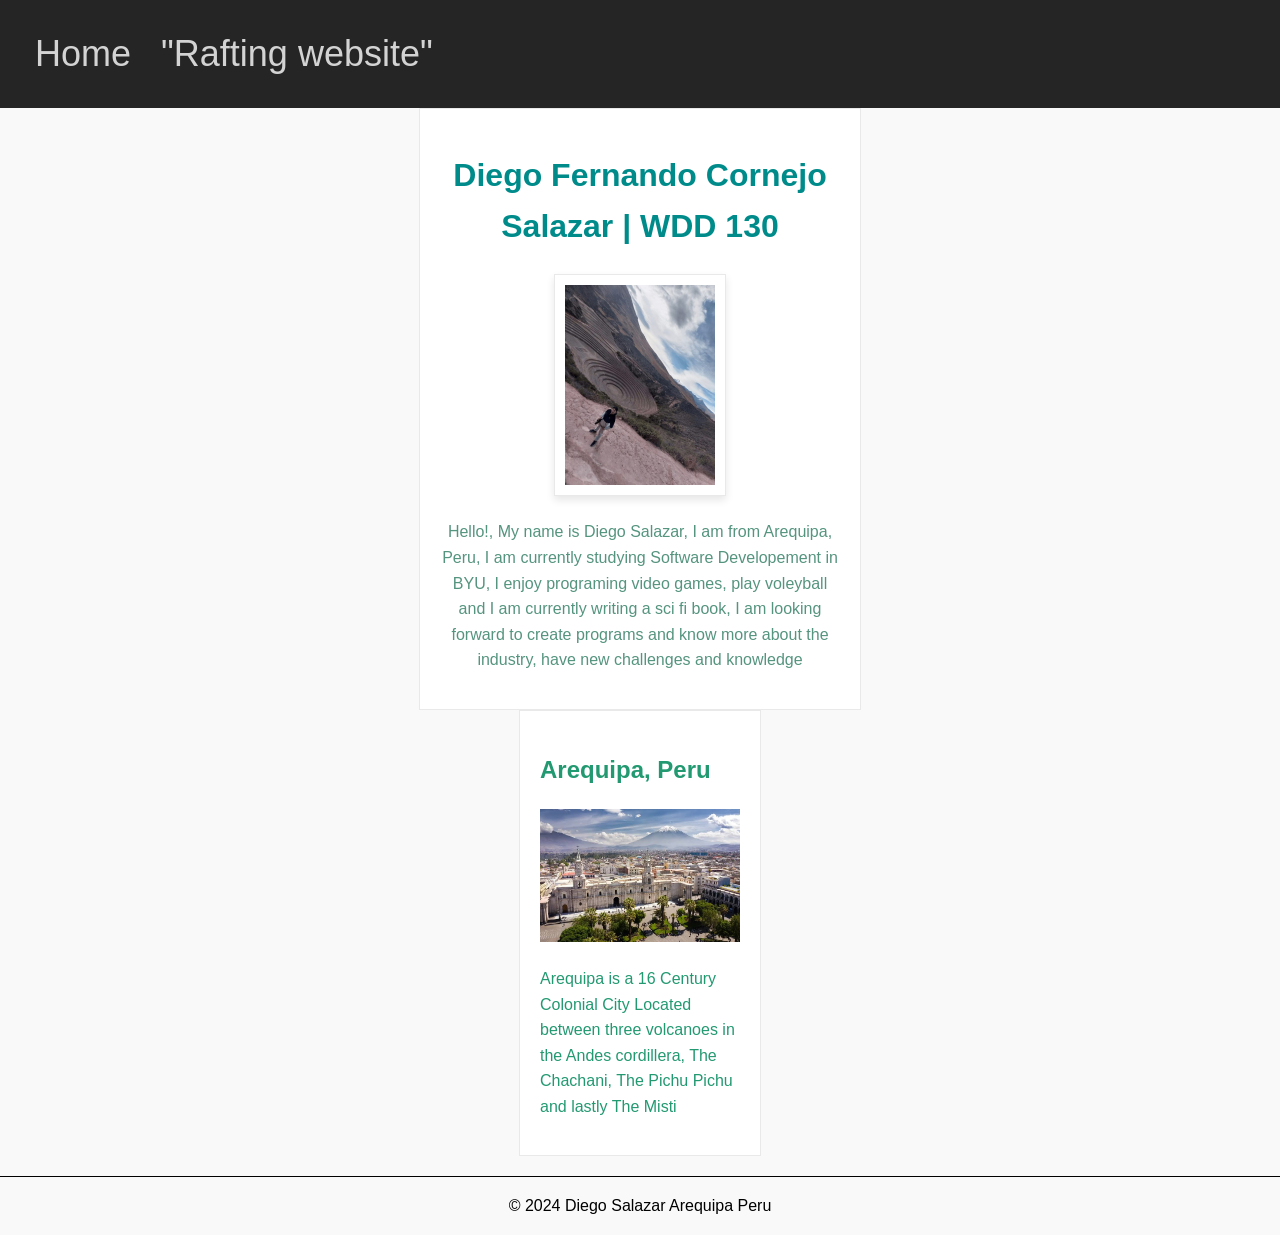
<file: index.html>
<!DOCTYPE html>
<html lang="en">
<head>
    <meta charset="UTF-8">
    <meta name="viewport" content="width=device-width, initial-scale=1.0">
    <title>| WDD 130 Diego Salazar</title>
    <meta name="description" content="Diego Salazar WDD 130 Main page for the course of Web Design and Development, this page contains information about me and my hometown">
    <meta name="author" content="Diego Salazar">
    <link rel="stylesheet" href="styles/styles.css">
</head>
<body>
<header>
    <nav>
        <a href="#">Home</a>
        <a href="wwr/about.html">"Rafting website"</a>
    </nav>
    </header>
    <main>
        <h1>Diego Fernando Cornejo Salazar | WDD 130</h1>
        <img src="images/profile.jpg" alt="Hy, my name is Diego Fernando Cornejo Salazar" width="200">
        <p>Hello!, My name is Diego Salazar, I am from Arequipa, Peru, I am currently studying Software Developement in BYU, I enjoy programing video games, play voleyball and I am currently writing a sci fi book, I am looking forward to create programs and know more about the industry, have new challenges and knowledge</p>
    </main>
    <aside>
     <h2>Arequipa, Peru</h2>
     <img src="images/arequipa.jpg" alt="Arequipa, Peru">
     <p>Arequipa is a 16 Century Colonial City Located between three volcanoes in the Andes cordillera, The Chachani, The Pichu Pichu and lastly The Misti</p>
    </aside>
    <footer>
        <p>&copy; 2024 Diego Salazar Arequipa Peru</p>
    </footer>
</body>
</html>
</file>
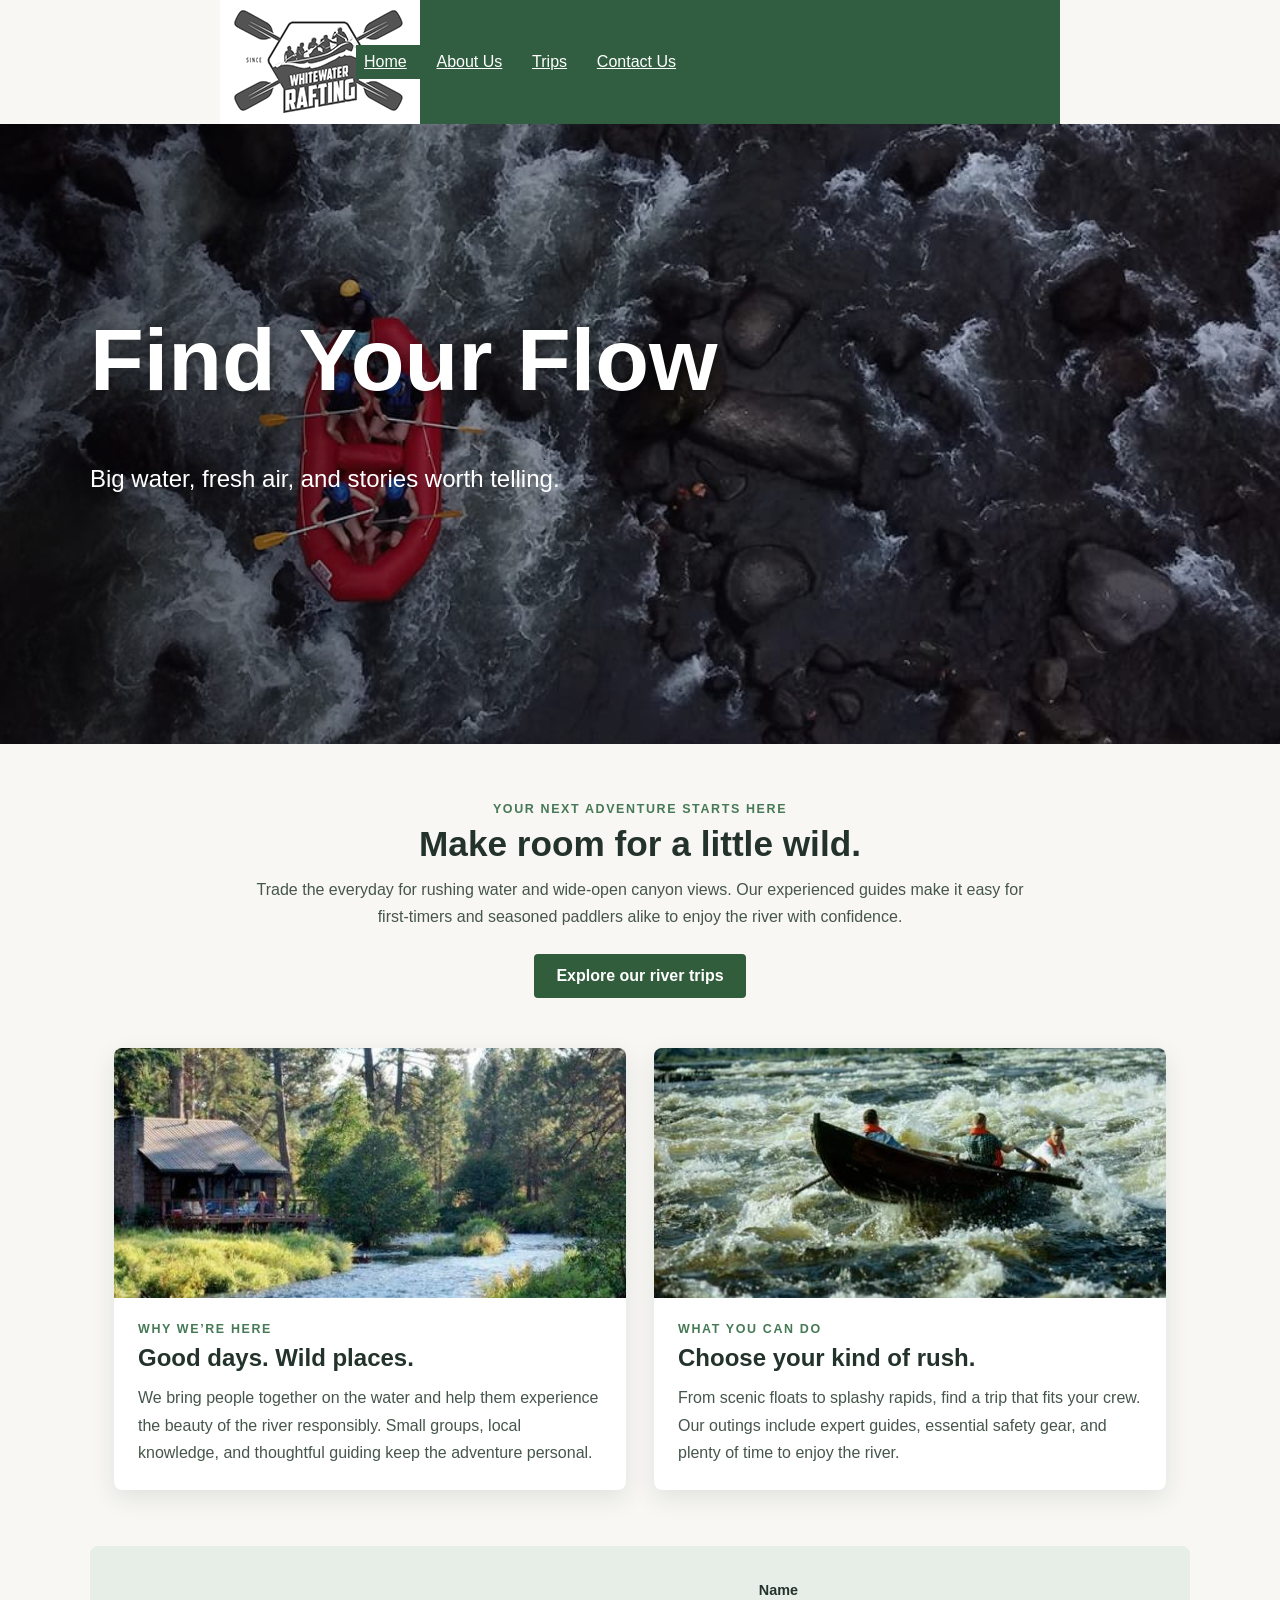
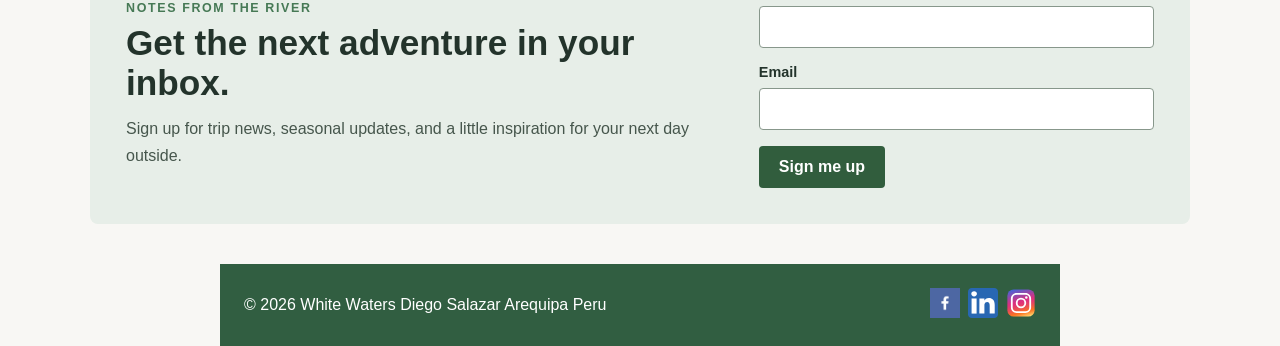
<file: wwr/index.html>
<!DOCTYPE html>
<html lang="en">
<head>
    <meta charset="UTF-8">
    <meta name="viewport" content="width=device-width, initial-scale=1.0">
    <meta name="description" content="Discover White Waters rafting trips, riverside stays, and unforgettable adventures on the water.">
    <meta name="author" content="Diego Salazar">
    <link rel="stylesheet" href="styles/rafting.css">
    <title>Main Site of White Waters Rafting</title>
</head>
<body class="home-page">
    <header>
        <img src="images/logo.png" alt="Rafting Logo" width="200">
        <nav>
            <a href="index.html">Home</a>
            <a href="about.html">About Us</a>
            <a href="trips.html">Trips</a>
            <a href="contact.html">Contact Us</a>
        </nav>
    </header>
    <main>
        <section class="home-hero" aria-labelledby="home-title">
            <img src="images/hero.jpg" alt="Rafting crew navigating a lively river">
            <h1 id="home-title">Find Your Flow</h1>
            <p class="hero-tagline">Big water, fresh air, and stories worth telling.</p>
        </section>

        <section class="home-welcome">
            <p class="eyebrow">Your next adventure starts here</p>
            <h2>Make room for a little wild.</h2>
            <p>Trade the everyday for rushing water and wide-open canyon views. Our experienced guides make it easy for first-timers and seasoned paddlers alike to enjoy the river with confidence.</p>
            <a class="trip-cta" href="trips.html">Explore our river trips</a>
        </section>

        <section class="home-highlights" aria-label="About White Waters">
            <article class="home-card">
                <img src="images/woods.jpg" alt="A raft floating through a green forest river">
                <div class="home-card-copy">
                    <p class="eyebrow">Why we’re here</p>
                    <h2>Good days. Wild places.</h2>
                    <p>We bring people together on the water and help them experience the beauty of the river responsibly. Small groups, local knowledge, and thoughtful guiding keep the adventure personal.</p>
                </div>
            </article>
            <article class="home-card">
                <img src="images/rapids.jpg" alt="Rafters paddling through foaming whitewater">
                <div class="home-card-copy">
                    <p class="eyebrow">What you can do</p>
                    <h2>Choose your kind of rush.</h2>
                    <p>From scenic floats to splashy rapids, find a trip that fits your crew. Our outings include expert guides, essential safety gear, and plenty of time to enjoy the river.</p>
                </div>
            </article>
        </section>

        <section class="newsletter" aria-labelledby="newsletter-title">
            <div>
                <p class="eyebrow">Notes from the river</p>
                <h2 id="newsletter-title">Get the next adventure in your inbox.</h2>
                <p>Sign up for trip news, seasonal updates, and a little inspiration for your next day outside.</p>
            </div>
            <form class="newsletter-form" action="#" method="get">
                <label for="newsletter-name">Name</label>
                <input type="text" id="newsletter-name" name="name" autocomplete="name" required>
                <label for="newsletter-email">Email</label>
                <input type="email" id="newsletter-email" name="email" autocomplete="email" required>
                <button type="submit">Sign me up</button>
            </form>
        </section>
    </main>
    <footer>
        <p>&copy; 2026 White Waters Diego Salazar Arequipa Peru</p>
        <nav class="socialmedia">
            <a href="https://facebook.com">
                <img src="images/facebook.png" alt="Facebook Logo" width="30">
            </a>
            <a href="https://linkedin.com">
                <img src="images/linkedin.svg" alt="Linkedin Logo" width="30">
            </a>
            <a href="https://instagram.com">
                <img src="images/instagram.svg" alt="Instagram Logo" width="30">
            </a>
        </nav>
    </footer>
</body>
</html>
</file>
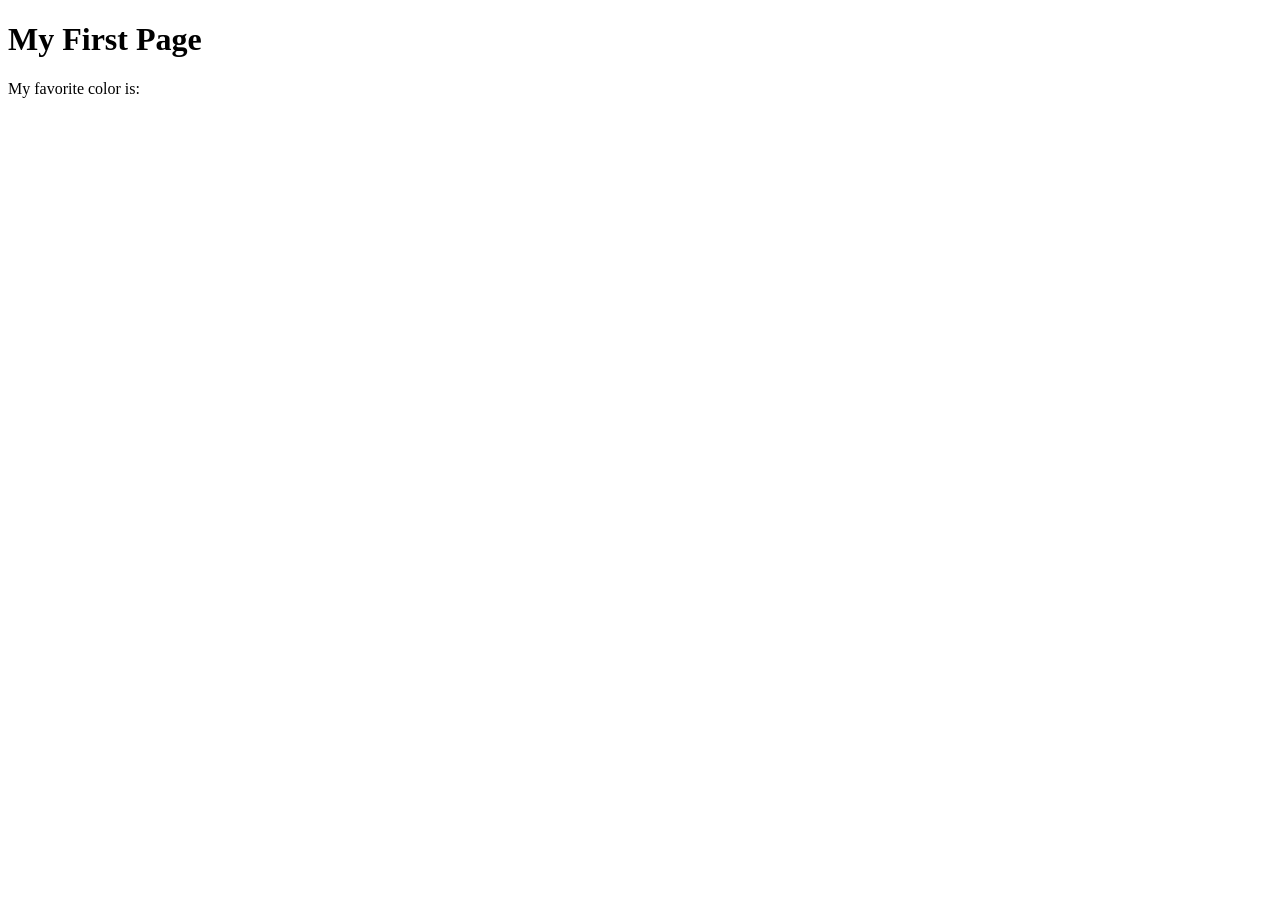
<file: week01/first-page.html>
<!DOCTYPE html>
<html lang="en">

<head>
    <meta charset="UTF-8">
    <meta name="viewport" content="width=device-width, initial-scale=1.0">
    <title>My First Page</title>
</head>

<body>
    <h1>My First Page</h1>
    <p>My favorite color is: </p>
</body>

</html>
</file>
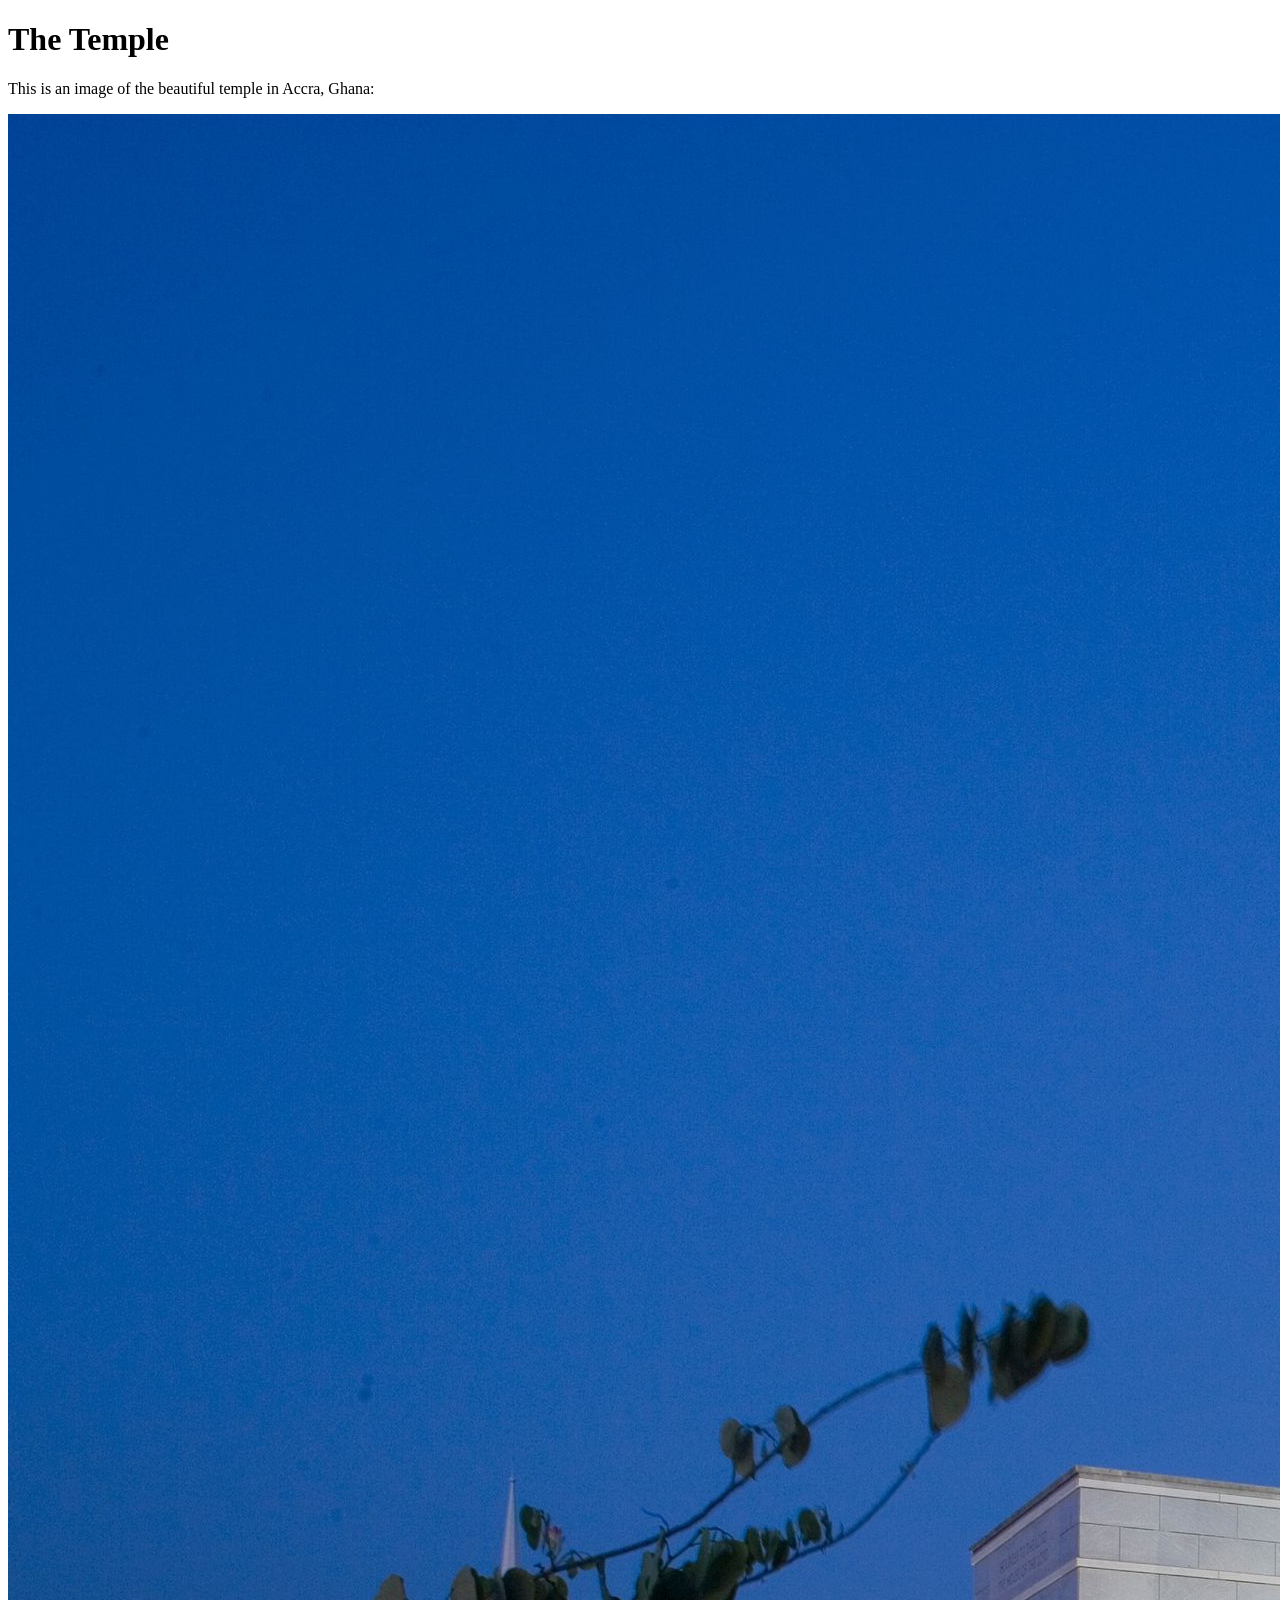
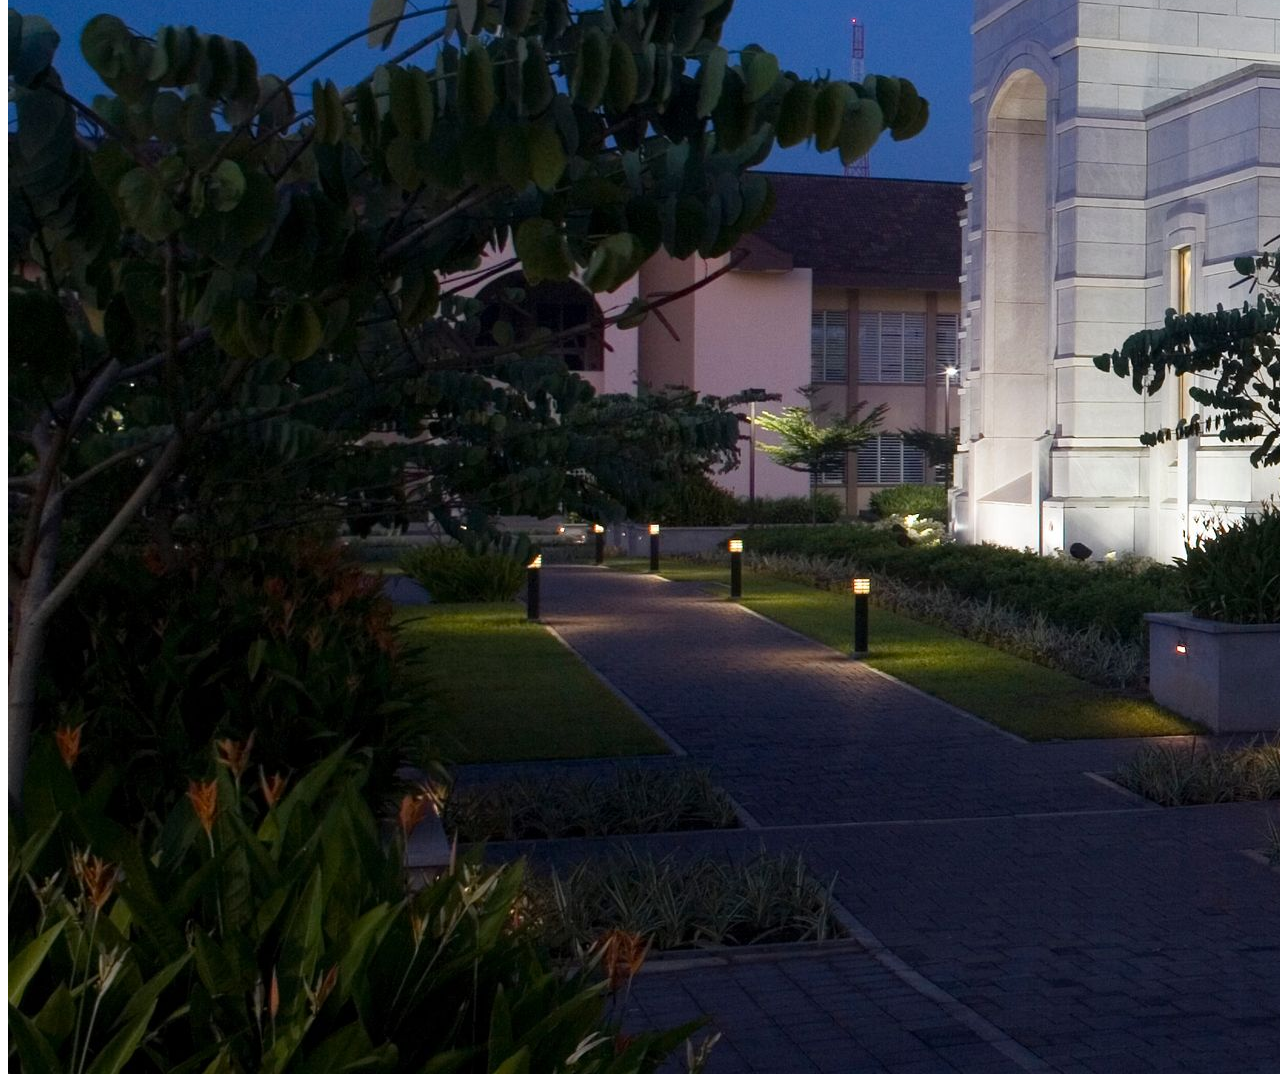
<file: week01/images.html>
<!DOCTYPE html>
<html lang="en">

<head>
    <meta charset="UTF-8">
    <meta name="viewport" content="width=device-width, initial-scale=1.0">
    <title>Temple Image</title>
</head>

<body>
    <h1>The Temple</h1>
    <p>This is an image of the beautiful temple in Accra, Ghana:</p>
    <img src="images/temple-large.jpeg" alt="The Accra Ghana Temple">

</body>

</html>
</file>
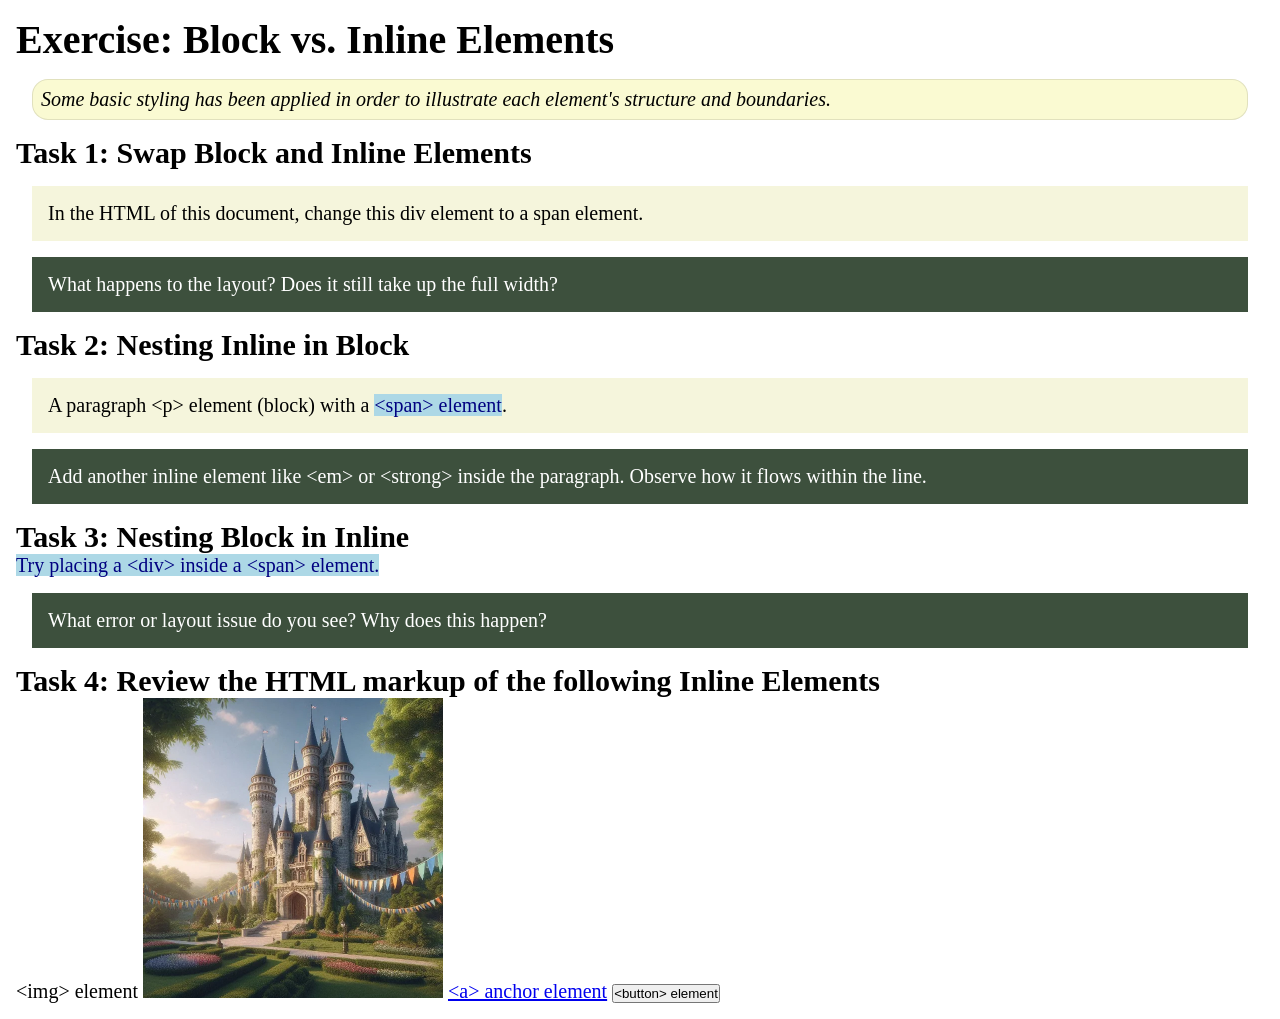
<file: week02/block-vs-inline.html>
<!DOCTYPE html>
<html lang="en">

<head>
    <meta charset="UTF-8">
    <meta name="viewport" content="width=device-width, initial-scale=1.0">
    <title>Exercise: Block vs. Inline Elements</title>
    <link rel="stylesheet" href="styles/block-vs-inline.css">
</head>

<body>
    <main>
        <h1>Exercise: Block vs. Inline Elements</h1>
        <p class="note">Some basic styling has been applied in order to illustrate each element's structure and boundaries.</p>

        <h2>Task 1: Swap Block and Inline Elements</h2>
        <div>In the HTML of this document, change this div element to a span element.</div>

        <p class="question">What happens to the layout? Does it still take up the full width?</p>

        <h2>Task 2: Nesting Inline in Block</h2>
        <p>A paragraph &lt;p&gt; element (block) with a <span>&lt;span&gt; element</span>.</p>
        <p class="question">Add another inline element like &lt;em&gt; or &lt;strong&gt; inside the paragraph. Observe how it flows within the line.</p>

        <h2>Task 3: Nesting Block in Inline</h2>
        <span>Try placing a &lt;div&gt; inside a &lt;span&gt; element.</span>
        <p class="question">What error or layout issue do you see? Why does this happen?</p>

        <h2>Task 4: Review the HTML markup of the following Inline Elements</h2>
        &lt;img&gt; element
        <img src="images/castle.webp" alt="placeholder image (images are inline)" width="300" height="300">
        <a href="https://churchofjesuschrist.org">&lt;a&gt; anchor element</a>
        <button type="button">&lt;button&gt; element</button>
    </main>
</body>

</html>
</file>
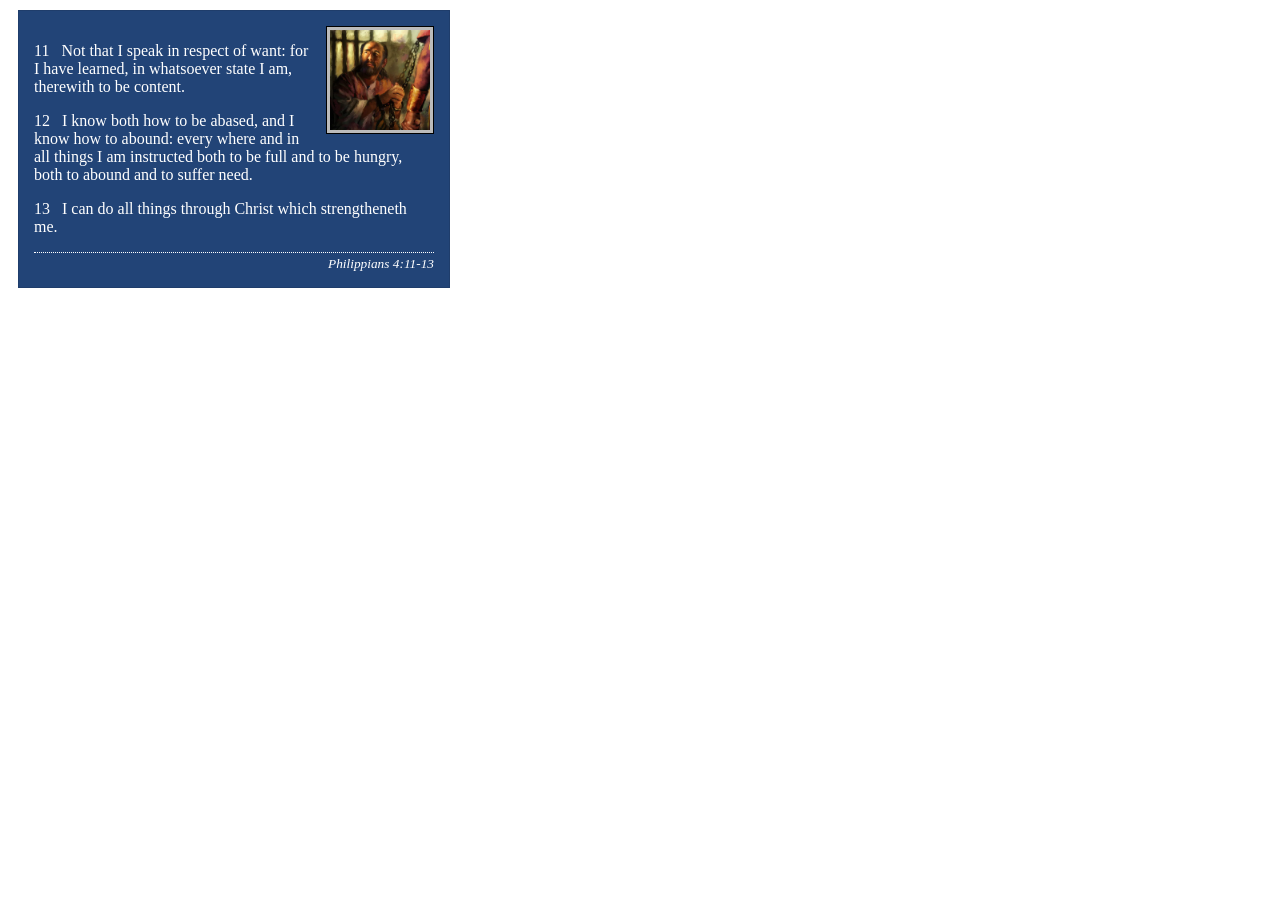
<file: week02/box-model-solution.html>
<!DOCTYPE html>
<html lang="en">

<head>
    <meta charset="UTF-8">
    <meta name="viewport" content="width=device-width, initial-scale=1.0">
    <title>Box Model Activity</title>
    <link rel="stylesheet" href="styles/box-model-solution.css">
</head>

<body>
    <main>
        <div class="callout">
            <img src="images/apostle-paul-imprisoned.webp" alt="Paul the Apostle - Imprisoned in Rome" width="200" height="200">
            <blockquote>
                <p>11 &nbsp; Not that I speak in respect of want: for I have learned, in whatsoever state I am, therewith to be content.</p>
                <p>12 &nbsp; I know both how to be abased, and I know how to abound: every where and in all things I am instructed both to be full and to be hungry, both to abound and to suffer need.</p>
                <p>13 &nbsp; I can do all things through Christ which strengtheneth me.</p>
            </blockquote>
            <cite>Philippians 4:11-13</cite>
        </div>
    </main>
</body>

</html>
</file>
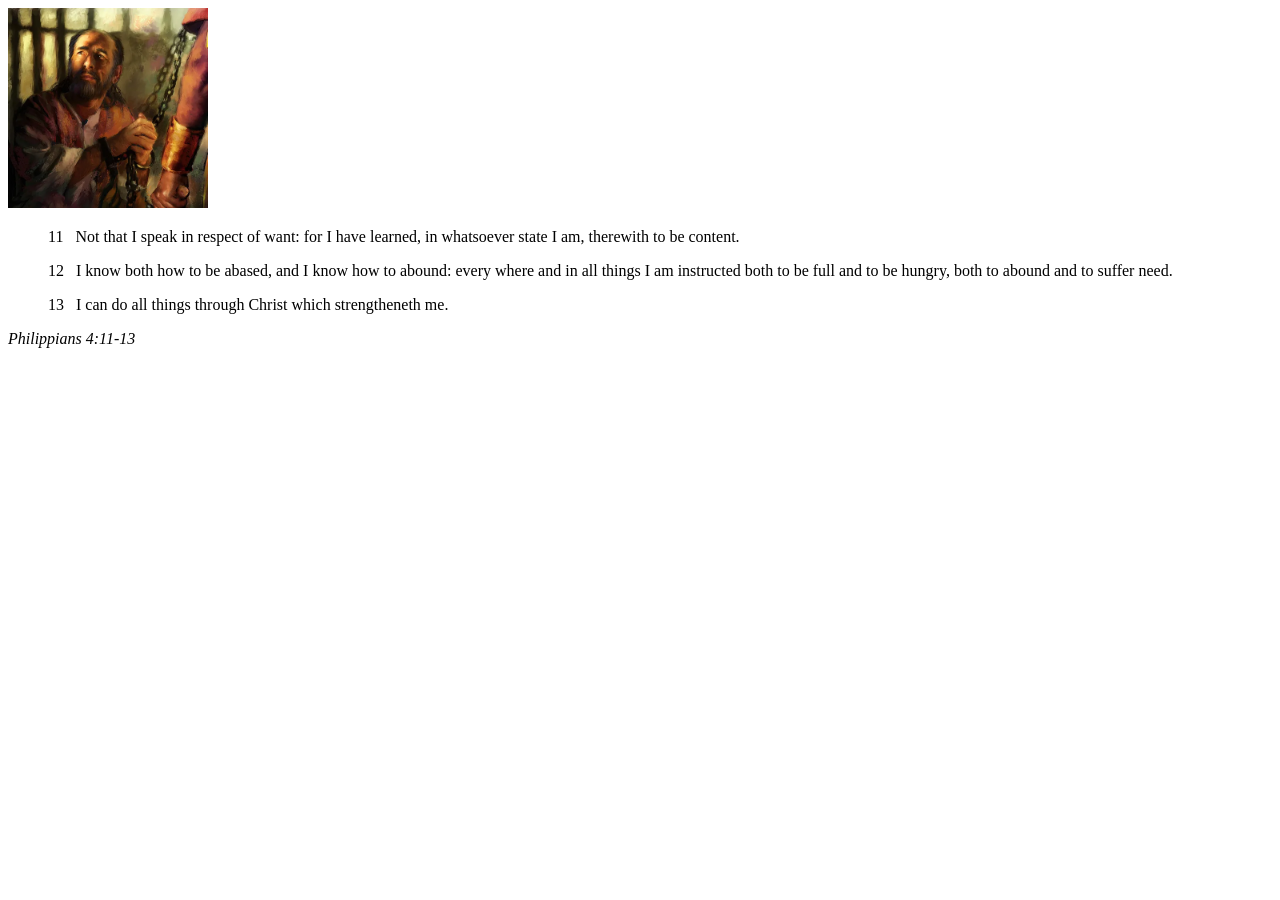
<file: week02/box-model.html>
<!DOCTYPE html>
<html lang="en">

<head>
    <meta charset="UTF-8">
    <meta name="viewport" content="width=device-width, initial-scale=1.0">
    <title>Box Model Activity</title>
</head>

<body>
    <main>
        <div class="callout">
            <img src="images/apostle-paul-imprisoned.webp" alt="Paul the Apostle - Imprisoned in Rome" width="200" height="200">
            <blockquote>
                <p>11 &nbsp; Not that I speak in respect of want: for I have learned, in whatsoever state I am, therewith to be content.</p>
                <p>12 &nbsp; I know both how to be abased, and I know how to abound: every where and in all things I am instructed both to be full and to be hungry, both to abound and to suffer need.</p>
                <p>13 &nbsp; I can do all things through Christ which strengtheneth me.</p>
            </blockquote>
            <cite>Philippians 4:11-13</cite>
        </div>
    </main>
</body>

</html>
</file>
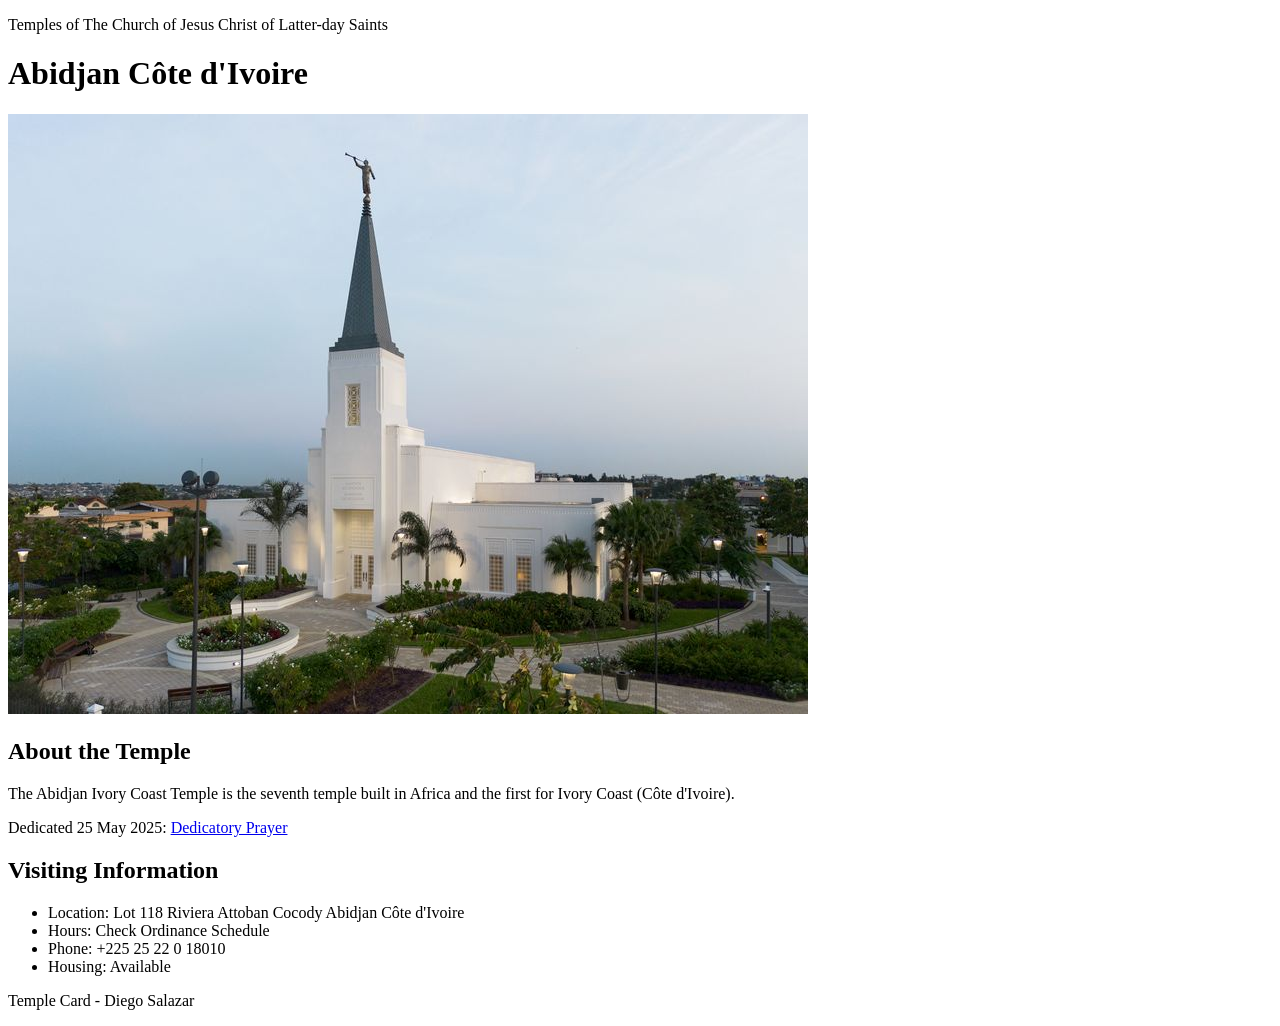
<file: week02/temple.html>
<!DOCTYPE html>
<html lang="en">

<head>
    <meta charset="UTF-8">
    <meta name="viewport" content="width=device-width, initial-scale=1.0">
    <title>Temple Card - Abidjan Côte d'Ivoire</title>
</head>

<body>
    <header>
        <p>Temples of The Church of Jesus Christ of Latter-day Saints</p>
    </header>
    <main>
        <h1>Abidjan Côte d'Ivoire</h1>
        <picture>
            <img src="images/abidjan-ivory-coast.jpeg" alt="Abidjan Côte d'Ivoire Temple">
        </picture>
        <section>
            <h2>About the Temple</h2>
            <p>The Abidjan Ivory Coast Temple is the seventh temple built in Africa and the first for Ivory Coast (Côte d'Ivoire).</p>
            <p>Dedicated 25 May 2025: <a href="https://www.churchofjesuschrist.org/temples/dedicatory-prayer/abidjan-ivory-coast-temple/2025-05-25?lang=eng" target="_blank" rel="noopener noreferrer">Dedicatory Prayer</a></p>
        </section>
        <section>
            <h2>Visiting Information</h2>
            <ul>
                <li>Location: Lot 118 Riviera Attoban Cocody Abidjan Côte d'Ivoire</li>
                <li>Hours: Check Ordinance Schedule</li>
                <li>Phone: +225 25 22 0 18010</li>
                <li>Housing: Available</li>
            </ul>
        </section>
    </main>
    <footer>
        <p>Temple Card - Diego Salazar</p>
    </footer>
</body>

</html>
</file>
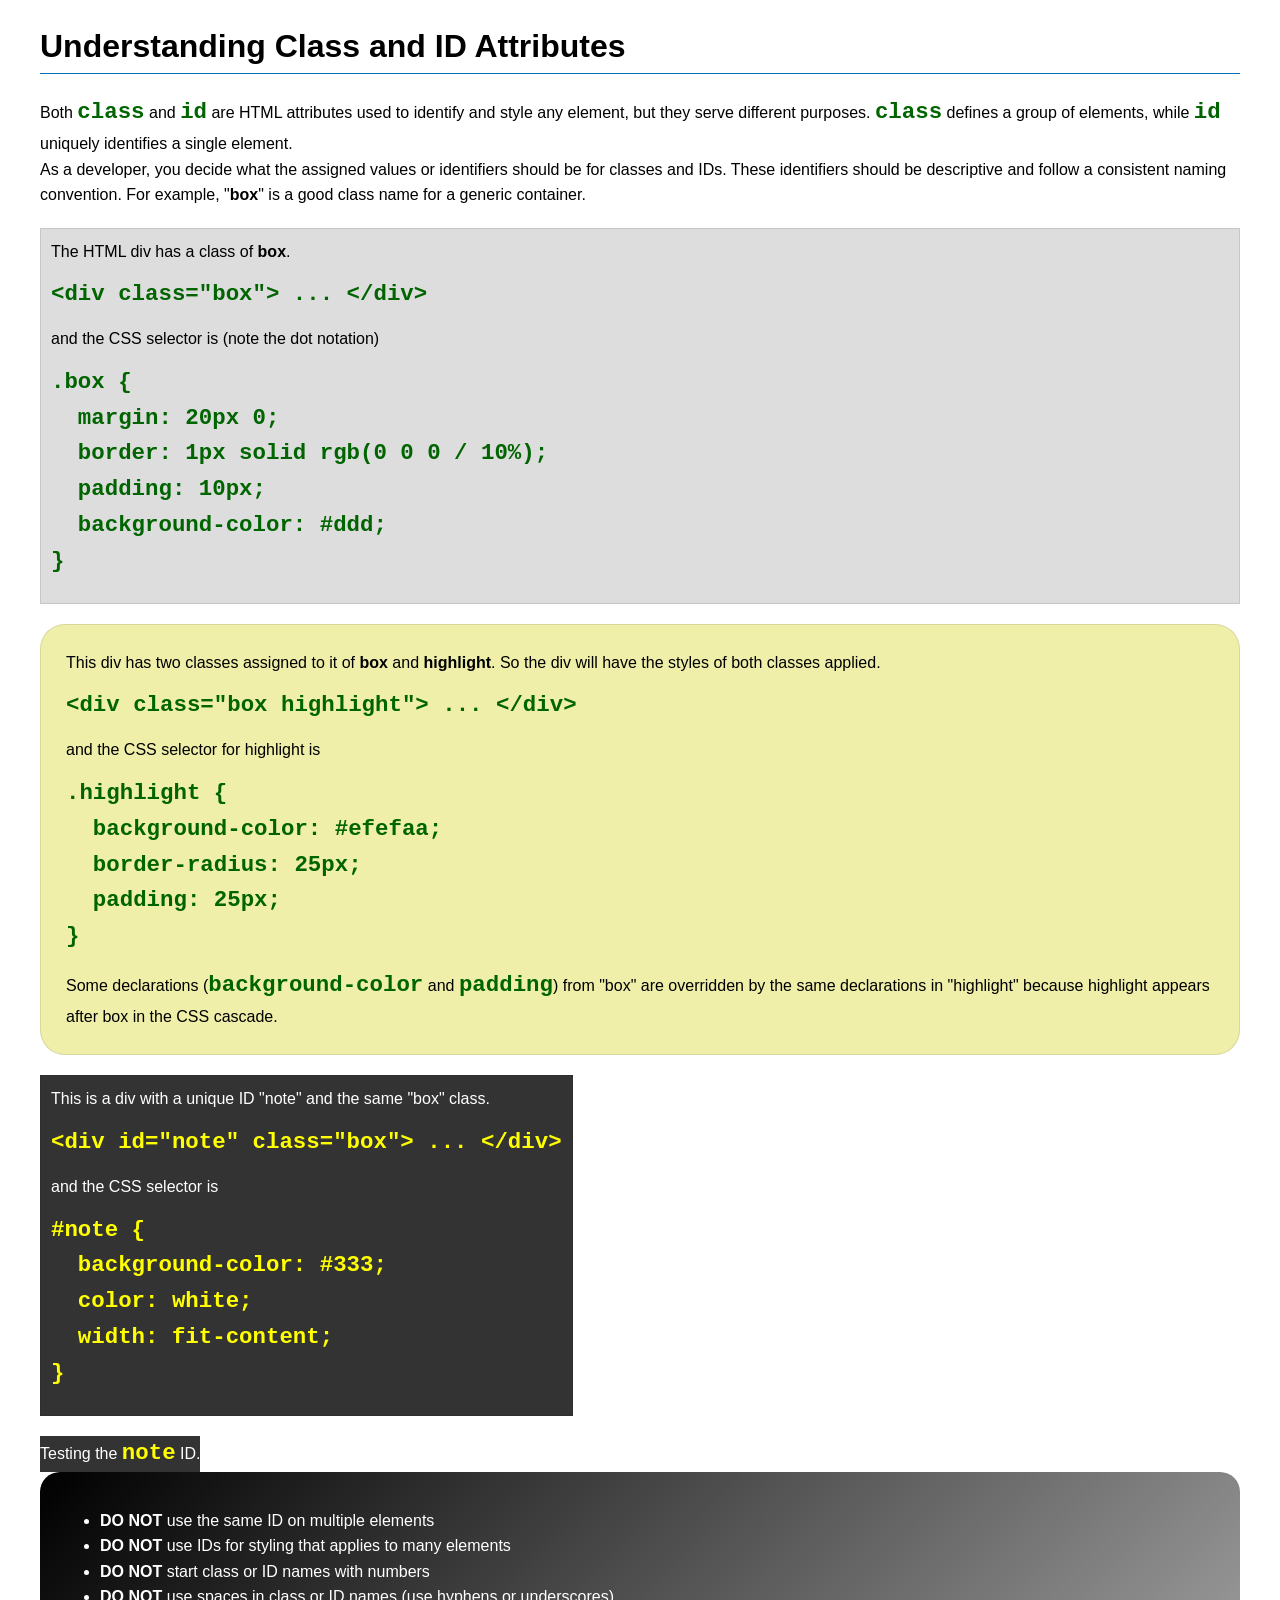
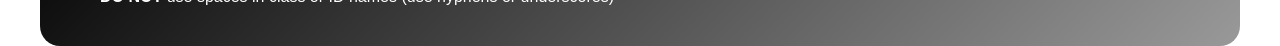
<file: week03/class-and-id.html>
<!DOCTYPE html>
<html lang="en">

<head>
    <meta charset="UTF-8">
    <meta name="viewport" content="width=device-width, initial-scale=1.0">
    <title>Class vs ID Attributes</title>
    <link rel="stylesheet" href="styles/class-and-id.css">
</head>

<body>
    <h1>Understanding Class and ID Attributes</h1>
    <p>Both <code>class</code> and <code>id</code> are HTML attributes used to identify and style any element, but they serve different purposes. <code>class</code> defines a group of elements, while <code>id</code> uniquely identifies a single element.</p>
    <p>As a developer, you decide what the assigned values or identifiers should be for classes and IDs. These identifiers should be descriptive and follow a consistent naming convention. For example, "<strong>box</strong>" is a good class name for a generic container.</p>
    <div class="box">
        <p>The HTML div has a class of <strong>box</strong>.</p>
        <pre><code class="html">&lt;div class="box"&gt; ... &lt;/div&gt;</code></pre>
        and the CSS selector is (note the dot notation)
        <pre><code class="css">.box {
  margin: 20px 0;
  border: 1px solid rgb(0 0 0 / 10%);
  padding: 10px;
  background-color: #ddd; 
}</code></pre>
    </div>

    <div class="box highlight">
        <p>This div has two classes assigned to it of <strong>box</strong> and <strong>highlight</strong>. So the div will have the styles of both classes applied.</p>
        <pre><code class="html">&lt;div class="box highlight"&gt; ... &lt;/div&gt;</code></pre>
        and the CSS selector for highlight is
        <pre><code class="css">.highlight {
  background-color: #efefaa;
  border-radius: 25px;
  padding: 25px;
}</code></pre>
        <p>Some declarations (<code>background-color</code> and <code>padding</code>) from "box" are overridden by the same declarations in "highlight" because highlight appears after box in the CSS cascade.</p>
    </div>

    <div id="note" class="box">
        <p>This is a div with a unique ID "note" and the same "box" class.</p>
        <pre><code class="html">&lt;div id="note" class="box"&gt; ... &lt;/div&gt;</code></pre>
        and the CSS selector is
        <pre><code class="css">#note {
  background-color: #333;
  color: white;
  width: fit-content;
}</code></pre>
    </div>

    <div id="note">
        <p>Testing the <code>note</code> ID.</p>
    </div>

    <section id="best-practice">
        <ul>
            <li><strong>DO NOT</strong> use the same ID on multiple elements</li>
            <li><strong>DO NOT</strong> use IDs for styling that applies to many elements</li>
            <li><strong>DO NOT</strong> start class or ID names with numbers</li>
            <li><strong>DO NOT</strong> use spaces in class or ID names (use hyphens or underscores)</li>
        </ul>
    </section>

</body>

</html>
</file>
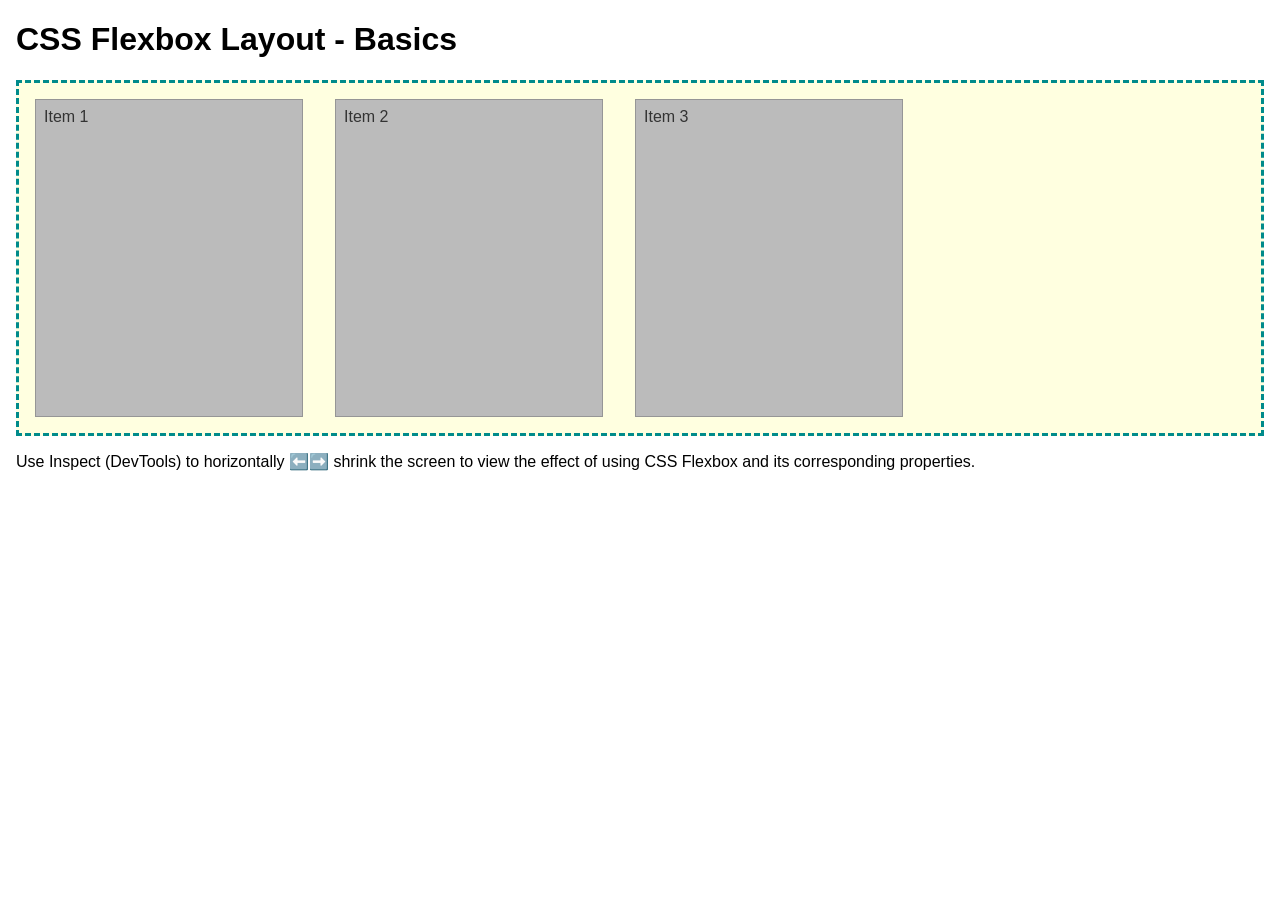
<file: week04/flexbox-layout.html>
<!DOCTYPE html>
<html lang="en">

<head>
    <meta charset="UTF-8">
    <meta name="viewport" content="width=device-width, initial-scale=1.0">
    <title>CSS Flexbox Layout - Basics</title>
    <link rel="stylesheet" href="styles/flexbox.css">
</head>

<body>
    <main>
        <h1>CSS Flexbox Layout - Basics</h1>
        <div class="flex-container">
            <div class="flex-item item1">Item 1</div>
            <div class="flex-item item2">Item 2</div>
            <div class="flex-item item3">Item 3</div>
        </div>
        <p>Use Inspect (DevTools) to horizontally ⬅️➡️ shrink the screen to view the effect of using CSS Flexbox and its corresponding properties.</p>
    </main>
</body>

</html>
</file>
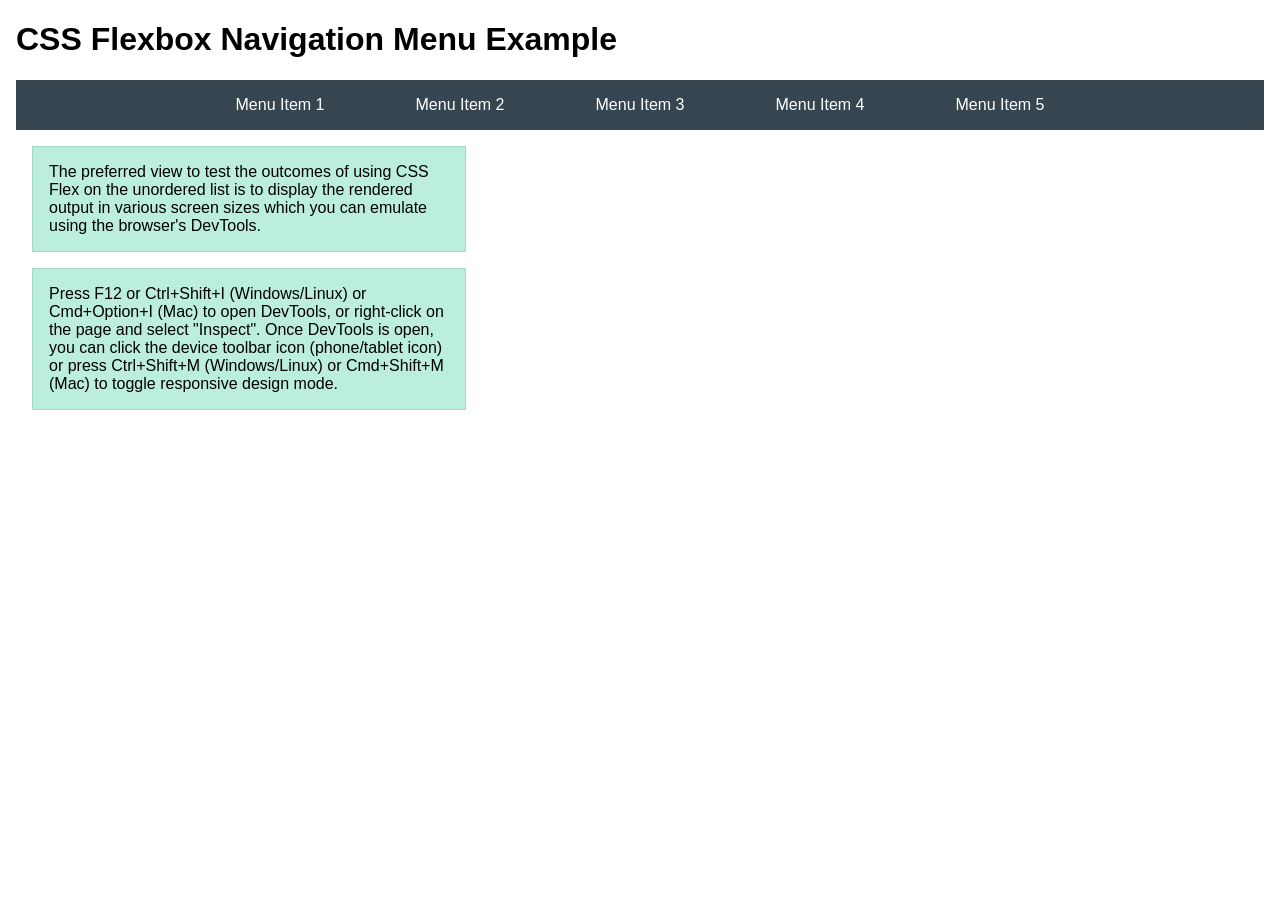
<file: week04/flexbox-menu.html>
<!DOCTYPE html>
<html lang="en">

<head>
    <meta charset="UTF-8">
    <meta name="viewport" content="width=device-width, initial-scale=1.0">
    <title>CSS Flexbox - Navigation Menu</title>
    <link rel="stylesheet" href="styles/flexbox-menu.css">
</head>

<body>
    <main>
        <h1>CSS Flexbox Navigation Menu Example</h1>
        <nav>
            <ul>
                <li><a href="#">Menu Item 1</a></li>
                <li><a href="#">Menu Item 2</a></li>
                <li><a href="#">Menu Item 3</a></li>
                <li><a href="#">Menu Item 4</a></li>
                <li><a href="#">Menu Item 5</a></li>
            </ul>
        </nav>
        <p>The preferred view to test the outcomes of using CSS Flex on the unordered list is to display the rendered output in various screen sizes which you can emulate using the browser's DevTools.</p>

        <p>Press F12 or Ctrl+Shift+I (Windows/Linux) or Cmd+Option+I (Mac) to open DevTools, or right-click on the page and select "Inspect". Once DevTools is open, you can click the device toolbar icon (phone/tablet icon) or press Ctrl+Shift+M (Windows/Linux) or Cmd+Shift+M (Mac) to toggle responsive design mode.</p>
    </main>
</body>

</html>
</file>
<file: styles/styles.css>
body {
    font-family: Arial, sans-serif;
    line-height: 1.6;
    background-color: #f9f9f9;
    margin: 0;
    padding: 0;
}
nav{
    background-color: #252525;
    color:  lightgray;
    padding: 10px;
    text-align: center;
    font-size: 1.5em;
    display: flex;
}
nav a{
    color: lightgray;
    text-decoration: none;
    margin: 0 10px;
    padding: 5px;
    display: block;
}
h1{
    color: darkcyan;
}
header{
    background-color: #252525;
    color:  lightgray;
    padding: 10px;
    text-align: center;
    font-size: 1.5em;
}
main img{
    max-width: 150px;
    height: auto;
    border: 1px solid #cccccc70;
    padding: 10px;
    box-shadow: 0 4px 8px rgba(0, 0, 0, 0.1);}
p{padding: 0;}
aside{
    width: 200px;
    margin: 0 auto;
    border: 1px solid #cccccc70;
    padding: 20px;
    background-color: #fff;
    color:rgb(35, 153, 114);
}
aside img{
    max-width: 200px;
    height: auto;
}
main {
    max-width: 800px;
    width: 400px;
    margin: 0 auto;
    border: 1px solid #cccccc70;
    padding: 20px;
    background-color: #fff;
    color:rgb(85, 148, 127);
    text-align: center;}
footer {
margin-top: 20px;
border-top: 1px solid #000;
text-align:center;
}
</file>
<file: wwr/styles/rafting.css>
:root{
--primary-color: hsl(142, 32%, 28%);
--secondary-color: #f8f7f4;
--accent1-color: #467955;
--accent2-color: #ffffff;
--heading-font: 'Arial', sans-serif;
--body-font: 'Verdana', sans-serif;
body{
 font-family: var(--body-font);
 color: var(--accent1-color);}
}
nav{
    display: flex;
    justify-content: space-between;
    align-items: center;
    background-color: var(--primary-color);
    color: var(--accent2-color);
    padding: 8px;
}
header{
    position: relative;
    display: grid;
    grid-template-columns: 200px 1fr;
}
header nav{
    grid-column: 2;
}
nav a{
    color: var(--accent2-color);
}
header, main, footer {
 grid-template-columns: 120px 1fr 1fr;
 align-items: center;
 width: 840px;
 margin :0 auto;
 background-color: var(--primary-color);
 color:var(--accent2-color);
}
footer{
    display: grid;
    grid-template-columns: 1fr auto;}
h1,h2{
    font-family: var(--heading-font);
    color: var(--secondary-color);
}
nav,p,section,article{
    margin: 16px;
    padding: 8px;
}
.socialmedia a{
    text-decoration: none;
}
.socialmedia{
    display: flex;
    justify-content: flex-end;
    align-items: center;
    justify-self: end;
    gap: 8px;
}
iframe{
    border: 10px;
}
.contact-form{
    display: grid;
    align-content: start;
    gap: 5px;
    margin: 0;
    padding: 0 8px;
    color: #222;
}
.contact-form .form-row{
    display: grid;
    grid-template-columns: 58px minmax(0, 1fr);
    align-items: center;
    gap: 8px;
}
.contact-form input[type="text"],
.contact-form input[type="email"],
.contact-form textarea{
    width: 100%;
    min-width: 0;
    padding: 5px 7px;
    border: 1px solid #888;
    border-radius: 4px;
    font: inherit;
}
.contact-form .purpose-field{
    display: grid;
    grid-template-columns: 58px minmax(0, 1fr);
    grid-template-rows: repeat(3, auto);
    align-items: center;
    gap: 5px;
    margin: 0;
    padding: 0;
    border: 0;
}
.contact-form .purpose-field legend{
    grid-column: 1;
    grid-row: 1 / span 3;
}
.contact-form .purpose-field label,
.contact-form .newsletter-option{
    display: flex;
    align-items: center;
    gap: 8px;
}
.contact-form .purpose-field label{
    grid-column: 2;
}
.contact-form .message-row{
    align-items: start;
}
.contact-form .message-row label{
    padding-top: 5px;
}
.contact-form .newsletter-option{
    font-size: 0.8rem;
}
.contact-form button{
    padding: 5px 18px;
    border: 1px solid #888;
    border-radius: 4px;
    background-color: #eee;
    color: #222;
    font: inherit;
    cursor: pointer;
}
.contact-form button:hover{
    background-color: #ddd;
}
.contact-page{
    background-color: #fff;
    color: #222;
}
.contact-page header,
.contact-page footer{
    grid-template-columns: 1fr auto;
    width: min(100% - 16px, 1000px);
    padding: 14px 24px;
    border: 1px solid #555;
    background-color: #d9c8f5;
    color: #111;
}
.contact-page header img{
    width: 90px;
    height: 80px;
    object-fit: contain;
    background-color: #eee;
}
.contact-page header nav{
    gap: 0;
    padding: 0;
    border: 1px solid #555;
    border-radius: 4px;
    background-color: #fff;
}
.contact-page header nav a{
    min-width: 86px;
    padding: 6px 12px;
    border-right: 1px solid #555;
    color: #111;
    text-align: center;
    text-decoration: none;
}
.contact-page header nav a:last-child{
    border-right: 0;
}
.contact-page header nav a:hover,
.contact-page header nav a.current{
    background-color: #eee;
}
.contact-page main{
    display: block;
    width: min(100% - 16px, 1000px);
    padding: 12px 0;
    background-color: #fff;
    color: #222;
}
.contact-page h1{
    position: static;
    margin: 0 0 4px;
    padding: 0;
    transform: none;
    background: none;
    color: #222;
    font-size: 1.5rem;
    font-weight: normal;
}
.contact-page .contact-intro{
    margin: 0;
    padding: 0 0 12px;
    color: #222;
    text-align: center;
}
.contact-page .contact-intro p{
    margin: 2px 0;
    padding: 0;
    font-size: 0.9rem;
    font-weight: bold;
}
.contact-page .contact-content{
    display: grid;
    grid-template-columns: 1fr 1.1fr;
    align-items: start;
    gap: 28px;
    margin: 0 4px 20px;
}
.contact-page .map{
    min-width: 0;
}
.contact-page .map iframe{
    display: block;
    width: 100%;
    height: 248px;
    border: 1px solid #888;
}
.contact-page .employee-section{
    margin: 0 4px;
    padding: 8px;
    border: 1px solid #777;
    background-color: #f7f7f7;
    color: #111;
    text-align: center;
}
.contact-page .employee-section h2{
    margin-bottom: 6px;
    color: #111;
    font-size: 1.2rem;
}
.contact-page .employee-list{
    display: flex;
    justify-content: space-evenly;
    gap: 16px;
}
.contact-page .employee-list figure{
    margin: 0;
    padding: 0;
}
.contact-page .employee-list img{
    display: block;
    width: 80px;
    height: 68px;
    margin: 0 auto 4px;
    object-fit: cover;
}
.contact-page .employee-list figcaption{
    font-size: 0.8rem;
}
.contact-page footer{
    grid-template-columns: 1fr auto;
}
.contact-page footer p{
    margin: 0;
    padding: 0;
    color: #111;
    text-align: center;
}
.contact-page footer .socialmedia{
    margin: 0;
    padding: 0;
    background: none;
}
@media (max-width: 700px){
    .contact-page header{
        grid-template-columns: 1fr;
        justify-items: center;
        gap: 12px;
    }
    .contact-page header nav{
        grid-column: 1;
        flex-wrap: wrap;
        justify-content: center;
    }
    .contact-page .contact-content{
        grid-template-columns: 1fr;
        gap: 16px;
    }
    .contact-page .contact-form{
        padding: 0 4px;
    }
    .contact-page footer{
        grid-template-columns: 1fr;
        justify-items: center;
        gap: 12px;
    }
    .home-page .home-highlights{
        grid-template-columns: 1fr;
        gap: 18px;
    }
    .home-page .newsletter{
        grid-template-columns: 1fr;
        gap: 24px;
        margin: 0 24px;
        padding: 28px 22px;
    }
    .home-page .home-card img{
        height: 220px;
    }
}
.hero{
position: relative;
}
.hero article{
    position: absolute;
}
.hero img{
    display: block;
    width: 100%;
    height: auto;
}
h1{
    position: absolute;
    top: 20px;
    left: 100%;
    padding: 16px;
    text-align: center;
    opacity: 1;
    background-color: var(--accent1-color);
    color: #1d1c1c;
    transform: translate(-50%, -50%);
    font-size: 3rem;
}
article{
    position: absolute;
    padding: 16px;
    text-align: justify;
    opacity: 1;
    color: var(--accent2-color);
    background-color: var(--accent1-color);
}
.section{
    display: grid;
    grid-template-columns: 1fr 1fr;
    gap: 1rem;
}
.hero article img{
    float: right;
    width: 125px;
}
* { margin: 0; padding: 0; box-sizing: border-box; }

.home-page{
    min-width: 320px;
    background-color: #f8f7f4;
    color: #23332b;
    font-family: var(--body-font);
}
.home-page main{
    display: block;
    width: 100%;
    padding: 0 0 40px;
    background-color: #f8f7f4;
    color: #23332b;
}
.home-page .home-hero{
    position: relative;
    height: clamp(320px, 52vw, 620px);
    margin: 0;
    padding: 0;
    overflow: hidden;
    background-color: #23332b;
}
.home-page .home-hero::after{
    position: absolute;
    inset: 0;
    background: linear-gradient(90deg, rgb(0 0 0 / 55%), transparent 75%);
    content: "";
}
.home-page .home-hero img{
    display: block;
    width: 100%;
    height: 100%;
    object-fit: cover;
    object-position: center 54%;
}
.home-page .home-hero h1{
    z-index: 1;
    top: 38%;
    left: max(7%, calc((100% - 1100px) / 2));
    max-width: 85%;
    padding: 0;
    transform: translateY(-50%);
    background: none;
    color: #fff;
    font-size: clamp(2.5rem, 7vw, 5.5rem);
    text-align: left;
    text-shadow: 0 2px 12px rgb(0 0 0 / 45%);
}
.home-page .hero-tagline{
    position: absolute;
    z-index: 1;
    top: 55%;
    left: max(7%, calc((100% - 1100px) / 2));
    max-width: min(80%, 520px);
    margin: 0;
    padding: 0;
    color: #fff;
    font-size: clamp(1rem, 2.4vw, 1.5rem);
}
.home-page .home-welcome{
    max-width: 820px;
    margin: 0 auto;
    padding: 58px 24px 50px;
    text-align: center;
}
.home-page .eyebrow{
    margin: 0 0 8px;
    padding: 0;
    color: #467955;
    font-size: 0.78rem;
    font-weight: bold;
    letter-spacing: 0.13em;
    text-transform: uppercase;
}
.home-page .home-welcome h2,
.home-page .home-card h2,
.home-page .newsletter h2{
    margin: 0 0 12px;
    padding: 0;
    color: #23332b;
    font-size: clamp(1.5rem, 3vw, 2.2rem);
}
.home-page .home-welcome > p:not(.eyebrow),
.home-page .home-card-copy > p:not(.eyebrow),
.home-page .newsletter > div > p:not(.eyebrow){
    margin: 0;
    padding: 0;
    color: #46564c;
    line-height: 1.7;
}
.home-page .trip-cta{
    display: inline-block;
    margin-top: 24px;
    padding: 13px 22px;
    border-radius: 4px;
    background-color: #315d3d;
    color: #fff;
    font-weight: bold;
    text-decoration: none;
}
.home-page .trip-cta:hover,
.home-page .trip-cta:focus-visible{
    background-color: #203d29;
}
.home-page .home-highlights{
    display: grid;
    grid-template-columns: repeat(2, minmax(0, 1fr));
    gap: 28px;
    max-width: 1100px;
    margin: 0 auto;
    padding: 0 24px 56px;
}
.home-page .home-card{
    position: static;
    display: flex;
    flex-direction: column;
    margin: 0;
    padding: 0;
    overflow: hidden;
    border-radius: 8px;
    background-color: #fff;
    box-shadow: 0 8px 24px rgb(24 43 31 / 10%);
    color: #23332b;
    text-align: left;
}
.home-page .home-card img{
    display: block;
    width: 100%;
    height: 250px;
    object-fit: cover;
}
.home-page .home-card-copy{
    padding: 24px;
}
.home-page .home-card h2{
    font-size: 1.5rem;
}
.home-page .newsletter{
    display: grid;
    grid-template-columns: 1.2fr 0.8fr;
    align-items: center;
    gap: 40px;
    max-width: 1100px;
    margin: 0 auto;
    padding: 36px;
    border-radius: 8px;
    background-color: #e7eee8;
}
.home-page .newsletter-form{
    display: grid;
    gap: 8px;
    margin: 0;
    padding: 0;
    color: #23332b;
}
.home-page .newsletter-form label{
    font-size: 0.9rem;
    font-weight: bold;
}
.home-page .newsletter-form input{
    width: 100%;
    min-width: 0;
    margin-bottom: 8px;
    padding: 11px 12px;
    border: 1px solid #87978b;
    border-radius: 4px;
    background-color: #fff;
    color: #23332b;
    font: inherit;
}
.home-page .newsletter-form button{
    justify-self: start;
    padding: 12px 20px;
    border: 0;
    border-radius: 4px;
    background-color: #315d3d;
    color: #fff;
    font: inherit;
    font-weight: bold;
    cursor: pointer;
}
.home-page .newsletter-form button:hover,
.home-page .newsletter-form button:focus-visible{
    background-color: #203d29;
}
@media (max-width: 420px){
    .home-page .home-hero h1{
        top: 40%;
        font-size: 2.5rem;
    }
    .home-page .hero-tagline{
        top: 58%;
    }
    .home-page .newsletter{
        margin: 0 16px;
    }
}

.trip-page{
    background-color: #f8f7f4;
    color: #23332b;
    font-family: var(--body-font);
}
.trip-page main{
    display: block;
    width: min(100% - 32px, 1100px);
    padding: 36px 0 52px;
    background-color: #f8f7f4;
    color: #23332b;
}
.trip-page .trip-intro{
    display: grid;
    grid-template-columns: minmax(0, 1.5fr) minmax(250px, 0.8fr);
    align-items: center;
    gap: 40px;
    margin: 0 0 44px;
    padding: 36px;
    border-radius: 8px;
    background: linear-gradient(120deg, #e7eee8, #f3eadb);
}
.trip-page .trip-eyebrow,
.trip-page .trip-level{
    margin: 0 0 8px;
    padding: 0;
    color: #467955;
    font-size: 0.78rem;
    font-weight: bold;
    letter-spacing: 0.1em;
    text-transform: uppercase;
}
.trip-page .trip-intro h1{
    position: static;
    margin: 0 0 14px;
    padding: 0;
    transform: none;
    background: none;
    color: #23332b;
    font-size: clamp(2rem, 4vw, 3.2rem);
    line-height: 1.1;
    text-align: left;
}
.trip-page .trip-intro > div > p:last-child{
    margin: 0;
    padding: 0;
    color: #46564c;
    line-height: 1.7;
}
.trip-page .trip-contact{
    position: static;
    margin: 0;
    padding: 24px;
    border-radius: 6px;
    background-color: #315d3d;
    color: #fff;
    text-align: left;
}
.trip-page .trip-contact h2{
    margin: 0 0 8px;
    padding: 0;
    color: #fff;
    font-size: 1.35rem;
}
.trip-page .trip-contact p{
    margin: 0 0 18px;
    padding: 0;
    color: #f1f4ef;
    line-height: 1.7;
}
.trip-page .trip-contact a{
    display: inline-block;
    padding: 10px 14px;
    border-radius: 4px;
    background-color: #fff;
    color: #23332b;
    font-weight: bold;
    text-decoration: none;
}
.trip-page .trip-contact a:hover,
.trip-page .trip-contact a:focus-visible{
    background-color: #e7eee8;
}
.trip-page .trip-list,
.trip-page .trip-table-section{
    margin: 0;
    padding: 0;
}
.trip-page .trip-section-heading{
    margin: 0 0 20px;
    padding: 0;
}
.trip-page .trip-section-heading h2{
    margin: 0;
    padding: 0;
    color: #23332b;
    font-size: clamp(1.7rem, 3vw, 2.3rem);
}
.trip-page .trip-cards{
    display: grid;
    grid-template-columns: repeat(3, minmax(0, 1fr));
    gap: 22px;
    margin: 0 0 48px;
}
.trip-page .trip-card{
    position: static;
    display: flex;
    flex-direction: column;
    margin: 0;
    padding: 0;
    overflow: hidden;
    border-radius: 8px;
    background-color: #fff;
    box-shadow: 0 8px 24px rgb(24 43 31 / 10%);
    color: #23332b;
    text-align: left;
}
.trip-page .trip-card > img{
    display: block;
    width: 100%;
    height: 205px;
    object-fit: cover;
}
.trip-page .trip-card-content{
    padding: 20px;
}
.trip-page .trip-card .trip-level{
    font-size: 0.7rem;
    letter-spacing: 0.07em;
}
.trip-page .trip-card h3{
    margin: 0 0 10px;
    color: #23332b;
    font-family: var(--heading-font);
    font-size: 1.35rem;
}
.trip-page .trip-card-content > p:not(.trip-level){
    margin: 0 0 12px;
    padding: 0;
    color: #46564c;
    line-height: 1.6;
}
.trip-page .trip-card ul{
    margin: 0;
    padding-left: 20px;
    color: #34443a;
    font-size: 0.9rem;
    line-height: 1.6;
}
.trip-page .trip-table-section{
    padding: 28px;
    border-radius: 8px;
    background-color: #fff;
    box-shadow: 0 8px 24px rgb(24 43 31 / 8%);
}
.trip-page .trip-table-scroll{
    overflow-x: auto;
}
.trip-page table{
    width: 100%;
    border-collapse: collapse;
    color: #23332b;
    text-align: left;
}
.trip-page th,
.trip-page td{
    padding: 13px 12px;
    border-bottom: 1px solid #dce3dd;
    vertical-align: top;
}
.trip-page thead th{
    background-color: #315d3d;
    color: #fff;
    font-size: 0.9rem;
}
.trip-page tbody th{
    min-width: 160px;
    color: #315d3d;
}
.trip-page .trip-note{
    margin: 14px 0 0;
    padding: 0;
    color: #59665d;
    font-size: 0.85rem;
    line-height: 1.5;
}
@media (max-width: 850px){
    .trip-page .trip-cards{
        grid-template-columns: repeat(2, minmax(0, 1fr));
    }
    .trip-page .trip-intro{
        gap: 24px;
        padding: 28px;
    }
}
@media (max-width: 600px){
    .trip-page main{
        width: min(100% - 24px, 1100px);
        padding-top: 20px;
    }
    .trip-page .trip-intro{
        grid-template-columns: 1fr;
        gap: 20px;
        margin-bottom: 32px;
        padding: 24px;
    }
    .trip-page .trip-cards{
        grid-template-columns: 1fr;
        gap: 16px;
        margin-bottom: 32px;
    }
    .trip-page .trip-table-section{
        padding: 18px;
    }
    .trip-page table{
        min-width: 680px;
    }
}
</file>
<file: week02/styles/block-vs-inline.css>
* {
    margin: 0;
    padding: 0;
}

body {
    font-size: 20px;
    margin: 1rem;
}

p,
div {
    background-color: beige;
    margin: 1rem;
    padding: 1rem;
}

span {
    color: navy;
    background-color: lightblue;
}

code {
    margin: 0;
    padding: 0;
    color: green;
    font-size: 1.2rem;
}

.note {
    font-style: italic;
    background-color: lightgoldenrodyellow;
    border-radius: 1rem;
    border: 1px solid rgb(0 0 0 / 10%);
    margin: 1rem;
    padding: .5rem;
}

.question {
    background-color: #3d503d;
    color: #fff;
}
</file>
<file: week02/styles/box-model-solution.css>
.callout {
    max-width: 400px;
    margin: 10px;
    border: 1px solid rgb(0 0 0 / 10%);
    padding: 15px;
    background-color: #247;
    color: #fff;
}

.callout img {
    float: right;
    margin: 0 0 10px 15px;
    border: 1px solid #000;
    padding: 3px;
    background-color: #bbb;
    width: 100px;
    height: auto;
}

blockquote {
    margin: 0;
}

cite {
    display: block;
    border-top: 1px dotted #fff;
    padding-top: 3px;
    text-align: right;
    font-size: smaller;
}
</file>
<file: week03/styles/class-and-id.css>
body {
    font-family: Arial, sans-serif;
    line-height: 1.6;
    margin: 0;
    padding: 0 40px;
}

h1 {
    border-bottom: 1px solid rgb(0 110 182);
    padding-bottom: 0;
}

p {
    margin: 0;
}

code {
    color: darkgreen;
    font-weight: 700;
    font-size: 1.4rem;
}

/* Class examples - can be reused */
.box {
    margin: 20px 0;
    border: 1px solid rgb(0 0 0 / 10%);
    padding: 10px;
    background-color: #ddd;
    /* this is shorthand for #dddddd */
}

.highlight {
    background-color: #efefaa;
    border-radius: 25px;
    padding: 25px;
}

/* ID examples - should be unique */

#note {
    background-color: #333;
    color: white;
    width: fit-content;
}

#note code {
    color: yellow;
}

#best-practice {
    background: linear-gradient(135deg, #000 0%, #999 100%);
    color: white;
    border-radius: 20px;
    padding: 20px;
}
</file>
<file: week04/styles/flexbox.css>
body {
    font-family: Helvetica, Arial, sans-serif;
    margin: 1rem;
}

.flex-container {
    border: 3px dashed darkcyan;
    background-color: lightyellow;
    display: flex;
    flex-wrap: wrap;
}

.flex-item {
    width: 250px;
    margin: 1rem;
    border: 1px solid rgb(0 0 0 / 20%);
    padding: 0.5rem;
    background-color: #bbb;
    color: #333;
}

.item1 {
    min-height: 100px;
}

.item2 {
    min-height: 200px;
}

.item3 {
    min-height: 300px;
}
</file>
<file: week04/styles/flexbox-menu.css>
body {
    font-family: Helvetica, Arial, sans-serif;
    margin: 1rem;
}

nav {
    background-color: #36454f;
}

nav ul {
    list-style-type: none;
    display: flex;
    flex-wrap: wrap;
    max-width: 900px;
    margin: 0 auto;
    padding: 0;
    justify-content: space-around;
    align-items: center;
}

nav a {
    display: block;
    color: #fff;
    text-align: center;
    padding: 1rem;
    text-decoration: none;
}

p {
    margin: 1rem;
    border: 1px solid rgb(0 0 0 / 10%);
    padding: 1rem;
    background-color: #bed;
    max-width: 400px;
}
</file>
